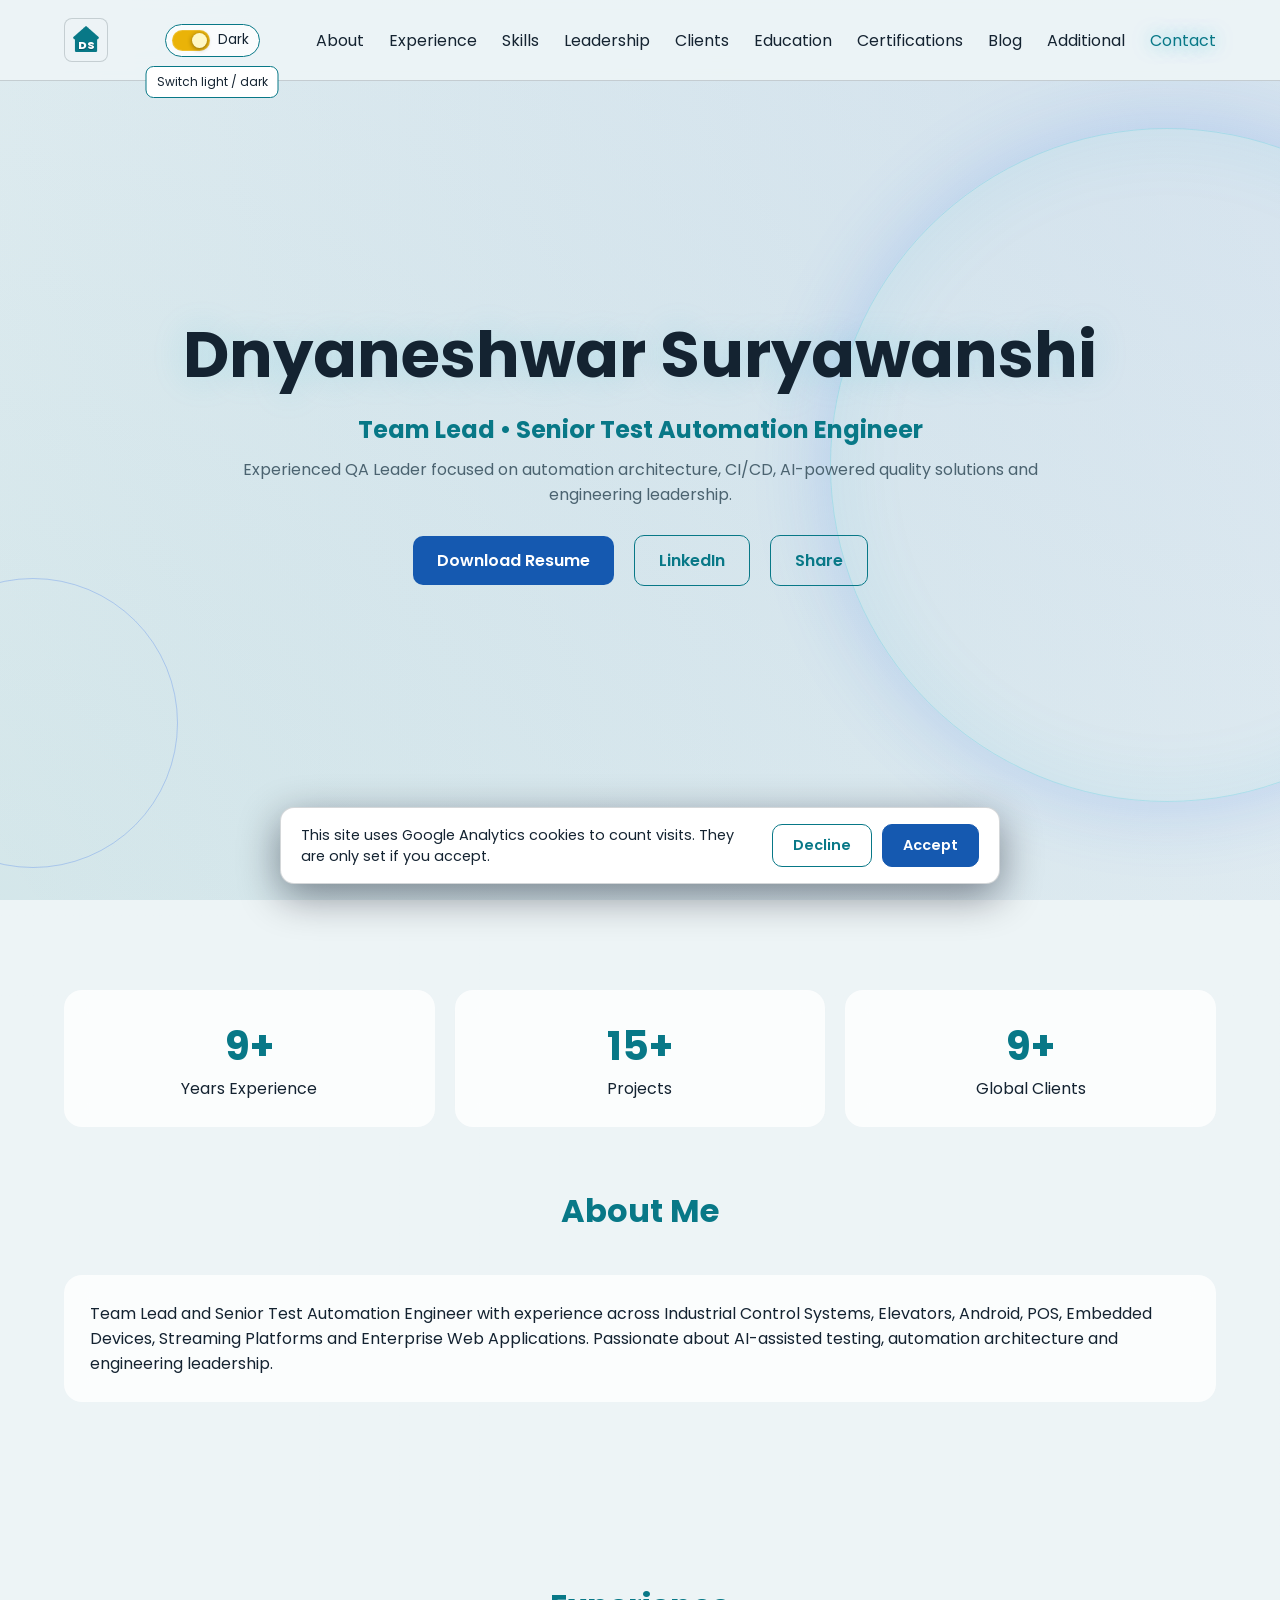
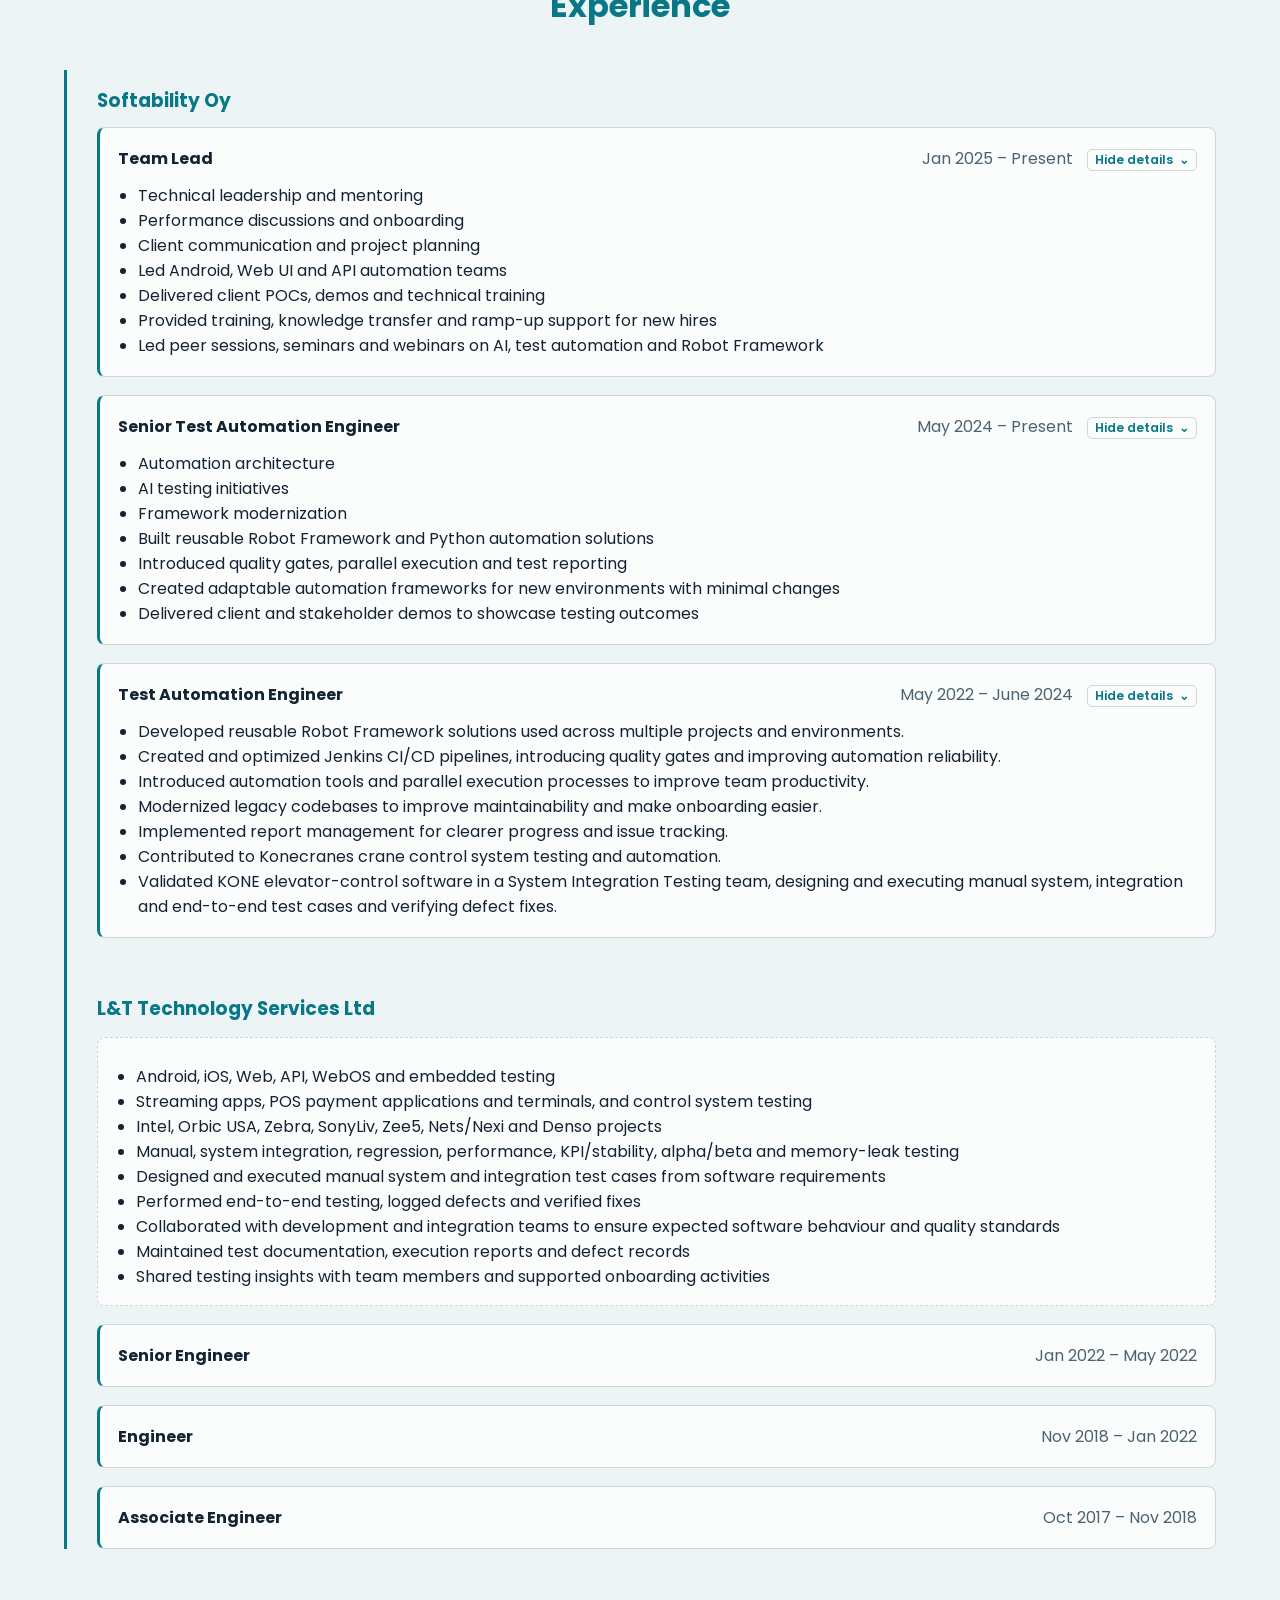
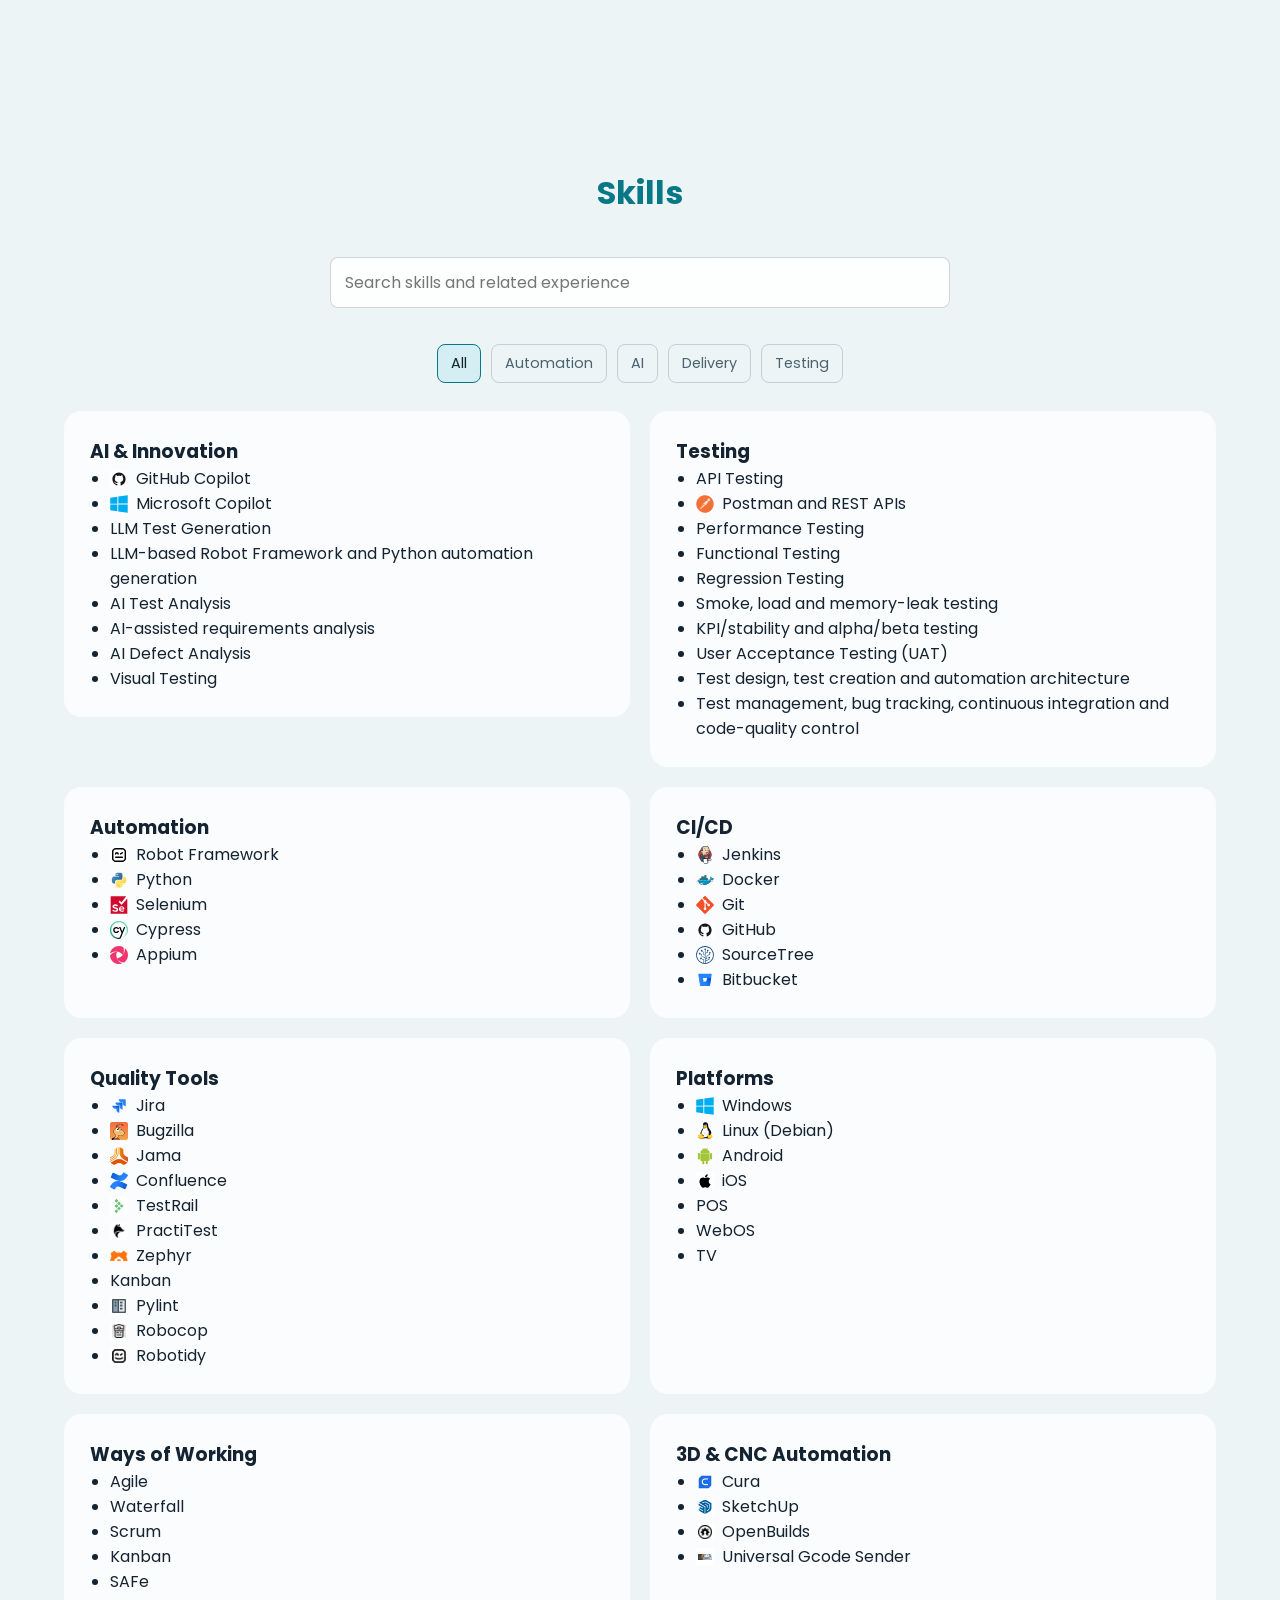
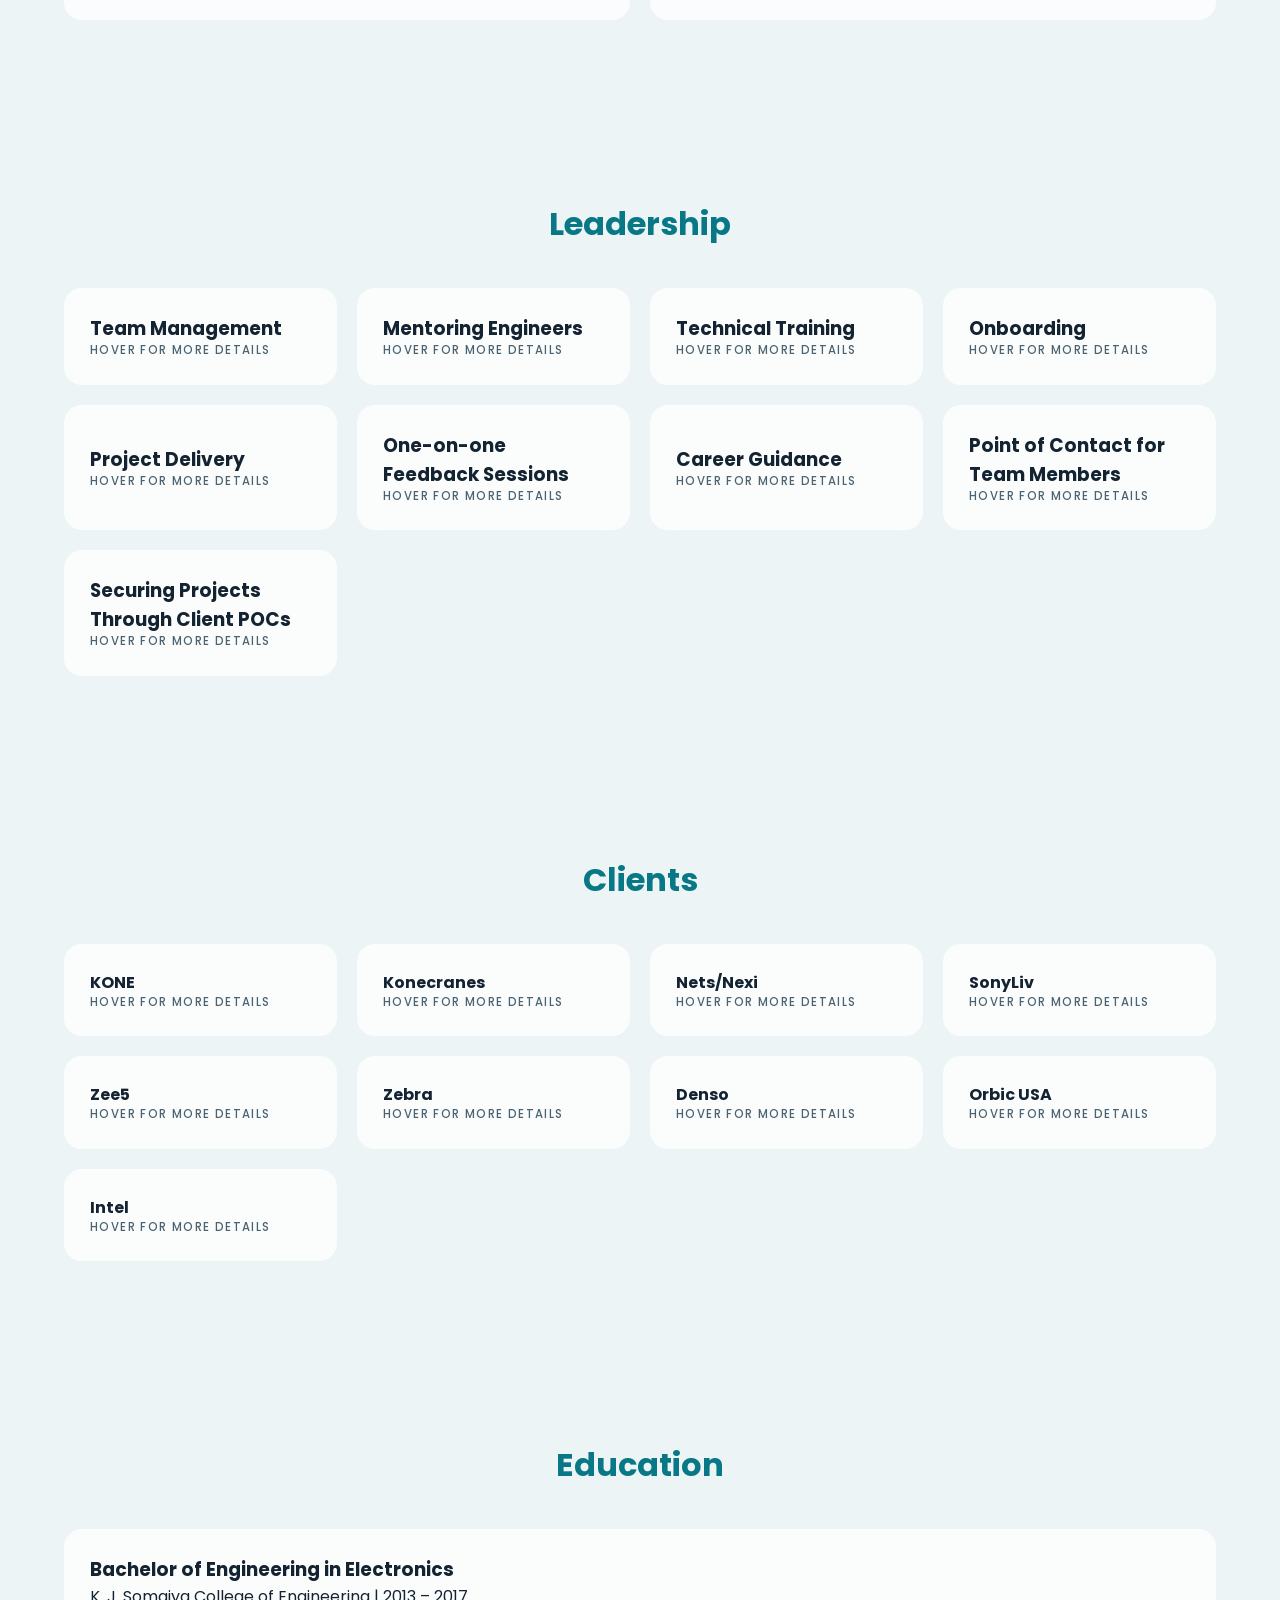
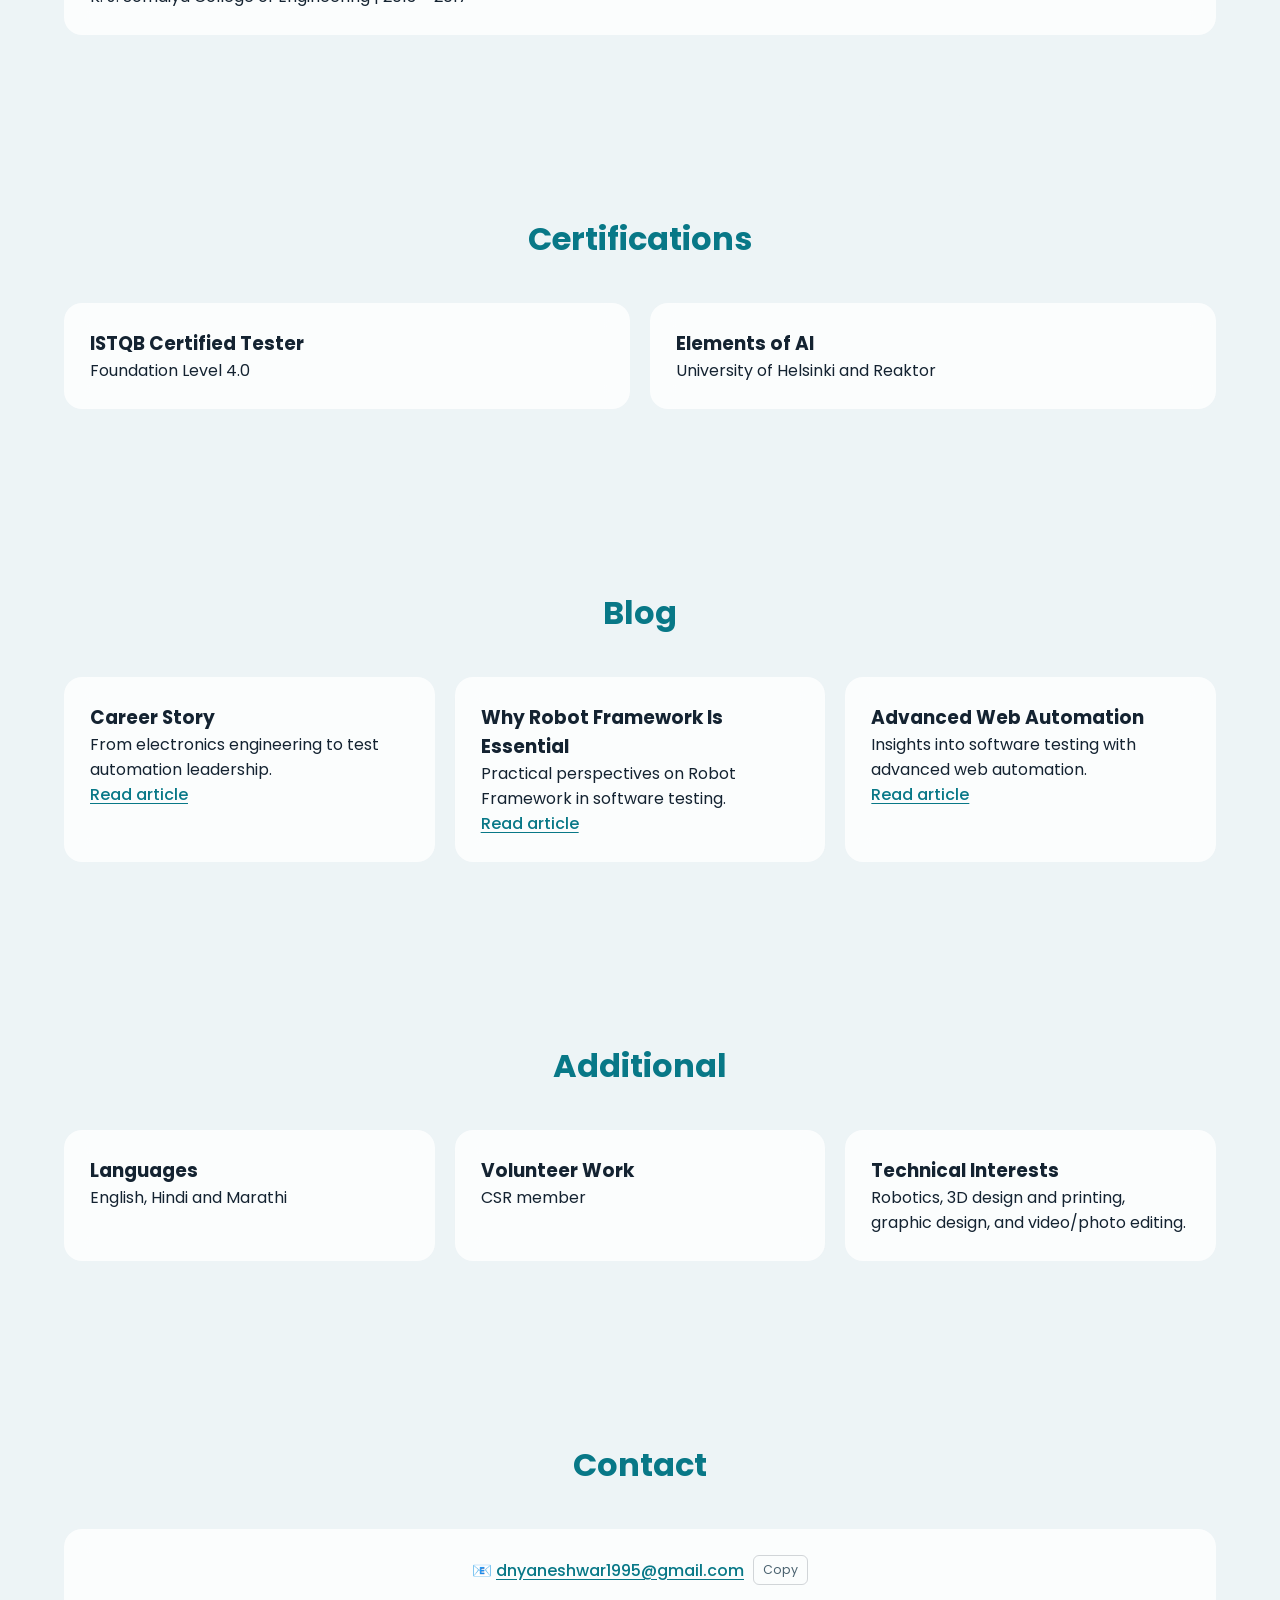
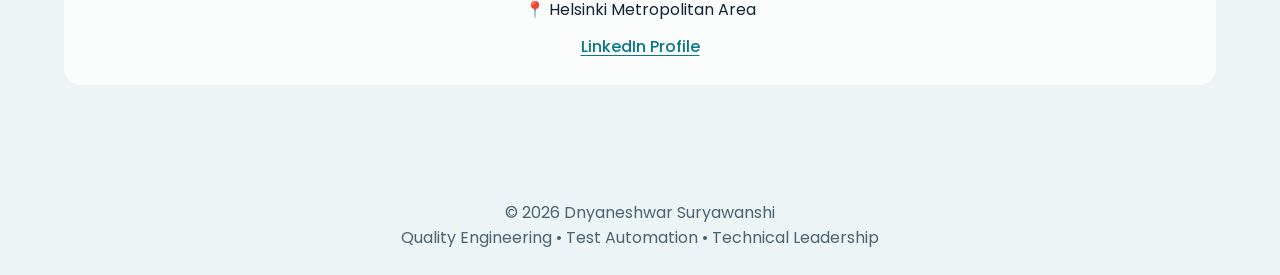
<file: index.html>
<!DOCTYPE html>
<html lang="en">
<head>
<meta charset="UTF-8">
<meta name="viewport" content="width=device-width, initial-scale=1.0">
<title>Dnyaneshwar Suryawanshi | Team Lead &amp; Senior Test Automation Engineer</title>
<meta name="description" content="Dnyaneshwar Suryawanshi is a Team Lead and Senior Test Automation Engineer in Helsinki, specialising in Robot Framework, Python, CI/CD and AI-assisted quality engineering.">
<link rel="canonical" href="https://dnyanesh-s.github.io/">
<meta name="theme-color" content="#020617">

<meta property="og:type" content="profile">
<meta property="og:site_name" content="Dnyaneshwar Suryawanshi">
<meta property="og:title" content="Dnyaneshwar Suryawanshi | Team Lead &amp; Senior Test Automation Engineer">
<meta property="og:description" content="QA leader focused on automation architecture, CI/CD, AI-powered quality solutions and engineering leadership.">
<meta property="og:url" content="https://dnyanesh-s.github.io/">
<meta property="og:image" content="https://dnyanesh-s.github.io/assets/images/social-card.jpg">
<meta property="og:image:width" content="1200">
<meta property="og:image:height" content="630">
<meta property="og:image:alt" content="Dnyaneshwar Suryawanshi, Team Lead and Senior Test Automation Engineer">
<meta property="profile:first_name" content="Dnyaneshwar">
<meta property="profile:last_name" content="Suryawanshi">
<meta name="twitter:card" content="summary_large_image">
<meta name="twitter:title" content="Dnyaneshwar Suryawanshi | Team Lead &amp; Senior Test Automation Engineer">
<meta name="twitter:description" content="QA leader focused on automation architecture, CI/CD, AI-powered quality solutions and engineering leadership.">
<meta name="twitter:image" content="https://dnyanesh-s.github.io/assets/images/social-card.jpg">

<script>document.documentElement.classList.add('js');</script>

<link rel="icon" href="assets/images/favicon.svg" type="image/svg+xml">
<link rel="icon" href="assets/images/favicon-32.png" type="image/png" sizes="32x32">
<link rel="apple-touch-icon" href="assets/images/apple-touch-icon.png">

<script type="application/ld+json">
{
  "@context": "https://schema.org",
  "@type": "Person",
  "name": "Dnyaneshwar Suryawanshi",
  "url": "https://dnyanesh-s.github.io/",
  "jobTitle": "Team Lead and Senior Test Automation Engineer",
  "worksFor": {
    "@type": "Organization",
    "name": "Softability Oy"
  },
  "address": {
    "@type": "PostalAddress",
    "addressLocality": "Helsinki",
    "addressCountry": "FI"
  },
  "alumniOf": {
    "@type": "CollegeOrUniversity",
    "name": "K. J. Somaiya College of Engineering"
  },
  "knowsAbout": ["Test automation", "Robot Framework", "Python", "CI/CD", "Quality engineering", "AI-assisted testing"],
  "sameAs": ["https://www.linkedin.com/in/dnyaneshwar-suryawanshi-a5a15918a/"]
}
</script>

<link rel="preconnect" href="https://fonts.googleapis.com">
<link rel="preconnect" href="https://fonts.gstatic.com" crossorigin>
<link href="https://fonts.googleapis.com/css2?family=Poppins:wght@300;400;500;600;700;800&amp;display=swap" rel="stylesheet">

<link rel="stylesheet" href="assets/css/styles.css">
</head>
<body>

<div class="scroll-progress" aria-hidden="true"></div>

<header>
<div class="container">
<nav>
<a class="logo" href="#top" aria-label="Home" title="Home"><span class="home-image" aria-hidden="true"></span><span class="home-monogram" aria-hidden="true">DS</span></a>

<button class="theme-toggle" type="button" aria-pressed="false" aria-label="Switch to light theme" data-theme="dark">
  <span class="theme-track" aria-hidden="true"><span class="theme-thumb"></span></span>
  <span class="theme-label">Light</span>
</button>
<button class="menu-toggle" type="button" aria-label="Toggle navigation" aria-controls="nav-menu" aria-expanded="false">☰</button>

<ul class="nav-links" id="nav-menu">
  <li><a href="#about">About</a></li>
  <li><a href="#experience">Experience</a></li>
  <li><a href="#skills">Skills</a></li>
  <li><a href="#leadership">Leadership</a></li>
  <li><a href="#clients">Clients</a></li>
  <li><a href="#education">Education</a></li>
  <li><a href="#certifications">Certifications</a></li>
  <li><a href="#blog">Blog</a></li>
  <li><a href="#additional">Additional</a></li>
  <li><a href="#contact">Contact</a></li>
</ul>

</nav>
</div>
</header>

<section class="hero" id="top">
<div class="container">

<h1>Dnyaneshwar Suryawanshi</h1>

<h2>Team Lead • Senior Test Automation Engineer</h2>

<p>
Experienced QA Leader focused on automation architecture, CI/CD,
AI-powered quality solutions and engineering leadership.
</p>

<div class="buttons">

<a href="Resume_Dnyaneshwar_Suryawanshi.pdf" class="btn primary" download>
  <span class="download-label">Download Resume</span>
</a>

<a
  href="https://www.linkedin.com/in/dnyaneshwar-suryawanshi-a5a15918a/"
  target="_blank"
  class="btn secondary">
  LinkedIn
</a>

<div class="share" hidden>
<button class="btn secondary share-toggle" type="button" aria-expanded="false" aria-controls="share-menu">Share</button>
<div class="share-menu" id="share-menu" hidden>
<a class="share-option" data-share="linkedin" target="_blank" rel="noopener noreferrer">LinkedIn</a>
<a class="share-option" data-share="whatsapp" target="_blank" rel="noopener noreferrer">WhatsApp</a>
<a class="share-option" data-share="email">Email</a>
<button class="share-option share-copy" type="button">Copy link</button>
</div>
</div>

</div>

</div>
</section>

<section class="stats-section">
<div class="container">

<div class="grid stats">

<div class="card">
<h3 class="stat-number" data-experience-start="2017-10-01" data-suffix="+">9+</h3>
<p>Years Experience</p>
</div>

<div class="card">
<h3 class="stat-number" data-count="15" data-suffix="+">15+</h3>
<p>Projects</p>
</div>

<div class="card">
<h3 class="stat-number" data-count="9" data-suffix="+">9+</h3>
<p>Global Clients</p>
</div>

</div>

</div>
</section>

<section id="about">
<div class="container">

<h2 class="title">About Me</h2>

<div class="card">
<p>
Team Lead and Senior Test Automation Engineer with experience across
Industrial Control Systems, Elevators, Android, POS, Embedded Devices,
Streaming Platforms and Enterprise Web Applications.
Passionate about AI-assisted testing, automation architecture and
engineering leadership.
</p>
</div>

</div>
</section>

<section id="experience">
<div class="container">

<h2 class="title">Experience</h2>

<div class="timeline">

<div class="timeline-item">
<h3>Softability Oy</h3>
<div class="role">
<button class="role-header" type="button" aria-expanded="true"><strong>Team Lead</strong><span class="role-date">Jan 2025 – Present <span class="role-disclosure"><span class="role-disclosure-label">Hide details</span><span class="role-toggle-icon" aria-hidden="true">⌄</span></span></span></button>
<div class="role-details"><ul>
<li>Technical leadership and mentoring</li>
<li>Performance discussions and onboarding</li>
<li>Client communication and project planning</li>
<li>Led Android, Web UI and API automation teams</li>
<li>Delivered client POCs, demos and technical training</li>
<li>Provided training, knowledge transfer and ramp-up support for new hires</li>
<li>Led peer sessions, seminars and webinars on AI, test automation and Robot Framework</li>
</ul></div>
</div>

<div class="role">
<button class="role-header" type="button" aria-expanded="true"><strong>Senior Test Automation Engineer</strong><span class="role-date">May 2024 – Present <span class="role-disclosure"><span class="role-disclosure-label">Hide details</span><span class="role-toggle-icon" aria-hidden="true">⌄</span></span></span></button>
<div class="role-details"><ul>
<li>Automation architecture</li>
<li>AI testing initiatives</li>
<li>Framework modernization</li>
<li>Built reusable Robot Framework and Python automation solutions</li>
<li>Introduced quality gates, parallel execution and test reporting</li>
<li>Created adaptable automation frameworks for new environments with minimal changes</li>
<li>Delivered client and stakeholder demos to showcase testing outcomes</li>
</ul></div>
</div>

<div class="role">
<button class="role-header" type="button" aria-expanded="true"><strong>Test Automation Engineer</strong><span class="role-date">May 2022 – June 2024 <span class="role-disclosure"><span class="role-disclosure-label">Hide details</span><span class="role-toggle-icon" aria-hidden="true">⌄</span></span></span></button>
<div class="role-details"><ul>
<li>Developed reusable Robot Framework solutions used across multiple projects and environments.</li>
<li>Created and optimized Jenkins CI/CD pipelines, introducing quality gates and improving automation reliability.</li>
<li>Introduced automation tools and parallel execution processes to improve team productivity.</li>
<li>Modernized legacy codebases to improve maintainability and make onboarding easier.</li>
<li>Implemented report management for clearer progress and issue tracking.</li>
<li>Contributed to Konecranes crane control system testing and automation.</li>
<li>Validated KONE elevator-control software in a System Integration Testing team, designing and executing manual system, integration and end-to-end test cases and verifying defect fixes.</li>
</ul></div>
</div>
</div>

<div class="timeline-item">
<h3>L&amp;T Technology Services Ltd</h3>
<div class="company-summary">
<ul>
<li>Android, iOS, Web, API, WebOS and embedded testing</li>
<li>Streaming apps, POS payment applications and terminals, and control system testing</li>
<li>Intel, Orbic USA, Zebra, SonyLiv, Zee5, Nets/Nexi and Denso projects</li>
<li>Manual, system integration, regression, performance, KPI/stability, alpha/beta and memory-leak testing</li>
<li>Designed and executed manual system and integration test cases from software requirements</li>
<li>Performed end-to-end testing, logged defects and verified fixes</li>
<li>Collaborated with development and integration teams to ensure expected software behaviour and quality standards</li>
<li>Maintained test documentation, execution reports and defect records</li>
<li>Shared testing insights with team members and supported onboarding activities</li>
</ul>
</div>

<div class="role">
<p class="role-static"><strong>Senior Engineer</strong><span class="role-date">Jan 2022 – May 2022</span></p>
</div>

<div class="role">
<p class="role-static"><strong>Engineer</strong><span class="role-date">Nov 2018 – Jan 2022</span></p>
</div>

<div class="role">
<p class="role-static"><strong>Associate Engineer</strong><span class="role-date">Oct 2017 – Nov 2018</span></p>
</div>
</div>

</div>

</div>
</section>

<section id="skills">
<div class="container">

<h2 class="title">Skills</h2>

<div class="skill-search">
<input id="skill-search" type="search" placeholder="Search skills and related experience" aria-describedby="skill-search-status">
<p class="skill-search-status" id="skill-search-status" aria-live="polite"></p>
</div>

<div class="skill-filters" role="group" aria-label="Filter skills">
<button class="skill-filter" type="button" data-filter="all" aria-pressed="true">All</button>
<button class="skill-filter" type="button" data-filter="automation" aria-pressed="false">Automation</button>
<button class="skill-filter" type="button" data-filter="ai" aria-pressed="false">AI</button>
<button class="skill-filter" type="button" data-filter="delivery" aria-pressed="false">Delivery</button>
<button class="skill-filter" type="button" data-filter="testing" aria-pressed="false">Testing</button>
</div>

<p class="mobile-skill-hint">Tap to view more details.</p>

<div class="skills-grid">

<div class="skill-card" data-category="automation">
<h3>Automation</h3>
<ul>
<li><img class="tool-logo robot-framework-logo" src="assets/images/robot-framework.svg" alt="">Robot Framework</li>
<li><img class="tool-logo" src="assets/images/python.svg" alt="">Python</li>
<li><img class="tool-logo" src="assets/images/selenium.svg" alt="">Selenium</li>
<li><img class="tool-logo" src="assets/images/cypress.svg" alt="">Cypress</li>
<li><img class="tool-logo" src="assets/images/appium.svg" alt="">Appium</li>
</ul>
</div>

<div class="skill-card" data-category="ai" data-layout="ai">
<h3>AI &amp; Innovation</h3>
<ul>
<li><img class="tool-logo github-copilot-logo" src="assets/images/github.svg" alt="">GitHub Copilot</li>
<li><img class="tool-logo" src="assets/images/windows.svg" alt="">Microsoft Copilot</li>
<li>LLM Test Generation</li>
<li>LLM-based Robot Framework and Python automation generation</li>
<li>AI Test Analysis</li>
<li>AI-assisted requirements analysis</li>
<li>AI Defect Analysis</li>
<li>Visual Testing</li>
</ul>
</div>

<div class="skill-card" data-category="delivery">
<h3>CI/CD</h3>
<ul>
<li><img class="tool-logo" src="assets/images/jenkins.svg" alt="">Jenkins</li>
<li><img class="tool-logo" src="assets/images/docker.svg" alt="">Docker</li>
<li><img class="tool-logo" src="assets/images/git.svg" alt="">Git</li>
<li><img class="tool-logo github-copilot-logo" src="assets/images/github.svg" alt="">GitHub</li>
<li><img class="tool-logo" src="assets/images/sourcetree.svg" alt="">SourceTree</li>
<li><img class="tool-logo" src="assets/images/bitbucket.svg" alt="">Bitbucket</li>
</ul>
</div>

<div class="skill-card" data-category="testing" data-layout="testing">
<h3>Testing</h3>
<ul>
<li>API Testing</li>
<li><img class="tool-logo" src="assets/images/postman.svg" alt="">Postman and REST APIs</li>
<li>Performance Testing</li>
<li>Functional Testing</li>
<li>Regression Testing</li>
<li>Smoke, load and memory-leak testing</li>
<li>KPI/stability and alpha/beta testing</li>
<li>User Acceptance Testing (UAT)</li>
<li>Test design, test creation and automation architecture</li>
<li>Test management, bug tracking, continuous integration and code-quality control</li>
</ul>
</div>

<div class="skill-card" data-category="delivery">
<h3>Quality Tools</h3>
<ul>
<li><img class="tool-logo" src="assets/images/jira.svg" alt="">Jira</li>
<li><img class="tool-logo" src="assets/images/bugzilla.png" alt="">Bugzilla</li>
<li><img class="tool-logo" src="assets/images/jama.png" alt="">Jama</li>
<li><img class="tool-logo" src="assets/images/confluence.svg" alt="">Confluence</li>
<li><img class="tool-logo dark-tool-logo" src="assets/images/testrail.svg" alt="">TestRail</li>
<li><img class="tool-logo dark-tool-logo" src="assets/images/practitest.png" alt="">PractiTest</li>
<li><img class="tool-logo" src="assets/images/zephyr.png" alt="">Zephyr</li>
<li>Kanban</li>
<li><img class="tool-logo dark-tool-logo" src="assets/images/pylint.png" alt="">Pylint</li>
<li><img class="tool-logo dark-tool-logo" src="assets/images/robocop.png" alt="">Robocop</li>
<li><img class="tool-logo dark-tool-logo" src="assets/images/robotidy.png" alt="">Robotidy</li>
</ul>
</div>

<div class="skill-card" data-category="delivery">
<h3>Platforms</h3>
<ul>
<li><img class="tool-logo" src="assets/images/windows.svg" alt="">Windows</li>
<li><img class="tool-logo" src="assets/images/linux.png" alt="">Linux (Debian)</li>
<li><img class="tool-logo" src="assets/images/android.svg" alt="">Android</li>
<li><img class="tool-logo github-copilot-logo" src="assets/images/apple.svg" alt="">iOS</li>
<li>POS</li>
<li>WebOS</li>
<li>TV</li>
</ul>
</div>

<div class="skill-card" data-category="delivery">
<h3>Ways of Working</h3>
<ul>
<li>Agile</li>
<li>Waterfall</li>
<li>Scrum</li>
<li>Kanban</li>
<li>SAFe</li>
</ul>
</div>

<div class="skill-card" data-category="automation">
<h3>3D &amp; CNC Automation</h3>
<ul>
<li><img class="tool-logo" src="assets/images/cura.png" alt="">Cura</li>
<li><img class="tool-logo dark-tool-logo" src="assets/images/sketchup.svg" alt="">SketchUp</li>
<li><img class="tool-logo dark-tool-logo" src="assets/images/openbuilds.png" alt="">OpenBuilds</li>
<li><img class="tool-logo dark-tool-logo" src="assets/images/universal-gcode-sender.png" alt="">Universal Gcode Sender</li>
</ul>
</div>

</div>

</div>
</section>

<section id="leadership">
<div class="container">

<h2 class="title">Leadership</h2>

<div class="grid">

<div class="card leadership-card" tabindex="0">
<h3>Team Management</h3>
<span class="card-detail-hint web-hint">hover for more details</span>
<span class="card-detail-hint mobile-hint">tap for more details</span>
<p>Lead Android, Web UI, and API automation teams by coordinating priorities, supporting delivery, and keeping technical work aligned with client and project needs.</p>
</div>

<div class="card leadership-card" tabindex="0">
<h3>Mentoring Engineers</h3>
<span class="card-detail-hint web-hint">hover for more details</span>
<span class="card-detail-hint mobile-hint">tap for more details</span>
<p>Provide technical guidance, knowledge transfer, and peer support to help engineers build maintainable Robot Framework and Python automation solutions.</p>
</div>

<div class="card leadership-card" tabindex="0">
<h3>Technical Training</h3>
<span class="card-detail-hint web-hint">hover for more details</span>
<span class="card-detail-hint mobile-hint">tap for more details</span>
<p>Deliver training, seminars, webinars, and technical sessions covering AI, test automation, Robot Framework, and practical quality engineering workflows.</p>
</div>

<div class="card leadership-card" tabindex="0">
<h3>Onboarding</h3>
<span class="card-detail-hint web-hint">hover for more details</span>
<span class="card-detail-hint mobile-hint">tap for more details</span>
<p>Help new team members ramp up through structured training, project context, knowledge sharing, and guidance on existing automation frameworks and codebases.</p>
</div>

<div class="card leadership-card" tabindex="0">
<h3>Project Delivery</h3>
<span class="card-detail-hint web-hint">hover for more details</span>
<span class="card-detail-hint mobile-hint">tap for more details</span>
<p>Support project planning and execution through automation architecture, CI/CD improvements, quality gates, parallel execution, reporting, and stakeholder communication.</p>
</div>

<div class="card leadership-card" tabindex="0">
<h3>One-on-one Feedback Sessions</h3>
<span class="card-detail-hint web-hint">hover for more details</span>
<span class="card-detail-hint mobile-hint">tap for more details</span>
<p>Hold performance discussions and regular feedback conversations that clarify expectations, recognize progress, and identify practical areas for development.</p>
</div>

<div class="card leadership-card" tabindex="0">
<h3>Career Guidance</h3>
<span class="card-detail-hint web-hint">hover for more details</span>
<span class="card-detail-hint mobile-hint">tap for more details</span>
<p>Help engineers grow by discussing technical direction, learning priorities, automation practices, and the experience needed to take on broader responsibilities.</p>
</div>

<div class="card leadership-card" tabindex="0">
<h3>Point of Contact for Team Members</h3>
<span class="card-detail-hint web-hint">hover for more details</span>
<span class="card-detail-hint mobile-hint">tap for more details</span>
<p>Act as a dependable connection between team members, clients, and project stakeholders, helping remove blockers and keep communication clear.</p>
</div>

<div class="card leadership-card" tabindex="0">
<h3>Securing Projects Through Client POCs</h3>
<span class="card-detail-hint web-hint">hover for more details</span>
<span class="card-detail-hint mobile-hint">tap for more details</span>
<p>Lead client proofs of concept and demonstrations that show practical automation capabilities, testing outcomes, and solutions adaptable to new environments.</p>
</div>

</div>

</div>
</section>

<section id="clients">
<div class="container">

<h2 class="title">Clients</h2>

<div class="grid">

<div class="card client-card" tabindex="0"><strong>KONE</strong><span class="card-detail-hint web-hint">hover for more details</span><span class="card-detail-hint mobile-hint">tap for more details</span><span class="client-domain">Elevator control systems</span></div>
<div class="card client-card" tabindex="0"><strong>Konecranes</strong><span class="card-detail-hint web-hint">hover for more details</span><span class="card-detail-hint mobile-hint">tap for more details</span><span class="client-domain">Crane control systems</span></div>
<div class="card client-card" tabindex="0"><strong>Nets/Nexi</strong><span class="card-detail-hint web-hint">hover for more details</span><span class="card-detail-hint mobile-hint">tap for more details</span><span class="client-domain">Payment platforms</span></div>
<div class="card client-card" tabindex="0"><strong>SonyLiv</strong><span class="card-detail-hint web-hint">hover for more details</span><span class="card-detail-hint mobile-hint">tap for more details</span><span class="client-domain">Streaming applications</span></div>
<div class="card client-card" tabindex="0"><strong>Zee5</strong><span class="card-detail-hint web-hint">hover for more details</span><span class="card-detail-hint mobile-hint">tap for more details</span><span class="client-domain">Streaming applications</span></div>
<div class="card client-card" tabindex="0"><strong>Zebra</strong><span class="card-detail-hint web-hint">hover for more details</span><span class="card-detail-hint mobile-hint">tap for more details</span><span class="client-domain">Android and embedded devices; end-to-end supply-chain and user-management applications</span></div>
<div class="card client-card" tabindex="0"><strong>Denso</strong><span class="card-detail-hint web-hint">hover for more details</span><span class="card-detail-hint mobile-hint">tap for more details</span><span class="client-domain">Android and embedded devices</span></div>
<div class="card client-card" tabindex="0"><strong>Orbic USA</strong><span class="card-detail-hint web-hint">hover for more details</span><span class="card-detail-hint mobile-hint">tap for more details</span><span class="client-domain">Mobile devices</span></div>
<div class="card client-card" tabindex="0"><strong>Intel</strong><span class="card-detail-hint web-hint">hover for more details</span><span class="card-detail-hint mobile-hint">tap for more details</span><span class="client-domain">Software and platform testing</span></div>

</div>

</div>
</section>

<section id="education">
<div class="container">

<h2 class="title">Education</h2>

<div class="grid">

<div class="card">
<h3>Bachelor of Engineering in Electronics</h3>
<p>K. J. Somaiya College of Engineering | 2013 – 2017</p>
</div>

</div>

</div>
</section>

<section id="certifications">
<div class="container">

<h2 class="title">Certifications</h2>

<div class="grid">

<div class="card">
<h3>ISTQB Certified Tester</h3>
<p>Foundation Level 4.0</p>
</div>

<div class="card">
<h3>Elements of AI</h3>
<p>University of Helsinki and Reaktor</p>
</div>

</div>

</div>
</section>

<section id="blog">
<div class="container">

<h2 class="title">Blog</h2>

<div class="grid">

<div class="card">
<h3>Career Story</h3>
<p>From electronics engineering to test automation leadership.</p>
<a href="https://softability.fi/insights/dnyaneshwar-suryawanshis-career-story/" target="_blank" rel="noopener noreferrer">Read article</a>
</div>

<div class="card">
<h3>Why Robot Framework Is Essential</h3>
<p>Practical perspectives on Robot Framework in software testing.</p>
<a href="https://softability.fi/insights/why-robot-framework-is-your-essential-tool/" target="_blank" rel="noopener noreferrer">Read article</a>
</div>

<div class="card">
<h3>Advanced Web Automation</h3>
<p>Insights into software testing with advanced web automation.</p>
<a href="https://softability.fi/insights/software-testing-with-advanced-web-automation/" target="_blank" rel="noopener noreferrer">Read article</a>
</div>

</div>

</div>
</section>

<section id="additional">
<div class="container">

<h2 class="title">Additional</h2>

<div class="grid">

<div class="card">
<h3>Languages</h3>
<p>English, Hindi and Marathi</p>
</div>

<div class="card">
<h3>Volunteer Work</h3>
<p>CSR member</p>
</div>

<div class="card">
<h3>Technical Interests</h3>
<p>Robotics, 3D design and printing, graphic design, and video/photo editing.</p>
</div>

</div>

</div>
</section>

<section id="contact">
<div class="container">

<h2 class="title">Contact</h2>

<div class="card contact-card">

<div class="contact-actions">
<div class="contact-line">
<p>📧 <a href="mailto:dnyaneshwar1995@gmail.com">dnyaneshwar1995@gmail.com</a></p>
<button class="copy-action" type="button" data-copy="dnyaneshwar1995@gmail.com" data-copy-label="email address">Copy</button>
</div>

<div class="contact-line">
<p>📍 Helsinki Metropolitan Area</p>
</div>

<div class="contact-line">
  <a
     href="https://www.linkedin.com/in/dnyaneshwar-suryawanshi-a5a15918a/"
     target="_blank">
     LinkedIn Profile
  </a>
</div>
</div>

</div>

</div>
</section>

<footer>
&copy; <span id="copyright-year">2026</span> Dnyaneshwar Suryawanshi
<br>
Quality Engineering • Test Automation • Technical Leadership
<br>
<button class="cookie-settings" type="button" hidden>Cookie settings</button>
</footer>

<aside class="consent-banner" aria-label="Cookie consent" hidden>
<p>This site uses Google Analytics cookies to count visits. They are only set if you accept.</p>
<div class="consent-actions">
<button class="btn secondary consent-decline" type="button">Decline</button>
<button class="btn primary consent-accept" type="button">Accept</button>
</div>
</aside>

<script src="assets/js/main.js"></script>

</body>
</html>
</file>
<file: assets/css/styles.css>
:root{
  --bg:#020617;
  --card:#0f172a;
  --primary:#2563eb;
  --accent:#06b6d4;
  --text:#f8fafc;
  --muted:#94a3b8;
  --line:rgba(148,163,184,.16);
}

body.light-theme{
  --bg:#edf4f6;
  --card:#ffffff;
  --primary:#1559b0;
  --accent:#087887;
  --text:#142331;
  --muted:#4b6370;
  --line:rgba(20,35,49,.18);
  background:
    linear-gradient(rgba(237,244,246,.94),rgba(237,244,246,.98)),
    repeating-linear-gradient(90deg,transparent 0,transparent 79px,rgba(8,120,135,.08) 80px),
    repeating-linear-gradient(0deg,transparent 0,transparent 79px,rgba(21,89,176,.06) 80px),
    var(--bg);
}

*{
  margin:0;
  padding:0;
  box-sizing:border-box;
}

img,
svg,
video{
  max-width:100%;
  height:auto;
}

h1,
h2,
h3,
p,
li,
a{
  overflow-wrap:anywhere;
}

html{
  scroll-behavior:smooth;
  overflow-x:hidden;
}

body{
  font-family:'Poppins',sans-serif;
  background:
    linear-gradient(rgba(2,6,23,.94),rgba(2,6,23,.98)),
    repeating-linear-gradient(90deg,transparent 0,transparent 79px,rgba(6,182,212,.06) 80px),
    repeating-linear-gradient(0deg,transparent 0,transparent 79px,rgba(37,99,235,.06) 80px),
    var(--bg);
  color:var(--text);
  overflow-x:hidden;
}

.scroll-progress{
  position:fixed;
  top:0;
  left:0;
  z-index:1100;
  width:100%;
  height:3px;
  transform:scaleX(0);
  transform-origin:left;
  background:var(--accent);
  box-shadow:0 0 14px rgba(6,182,212,.8);
}

.container{
  width:min(90%,1200px);
  max-width:1200px;
  margin:auto;
}

header{
  position:fixed;
  width:100%;
  top:0;
  z-index:1000;
  background:rgba(2,6,23,.95);
  backdrop-filter:blur(10px);
  border-bottom:1px solid var(--line);
}

body.light-theme header{
  background:rgba(237,244,246,.95);
}

nav{
  display:flex;
  justify-content:space-between;
  align-items:center;
  padding:18px 0;
}

.logo{
  display:inline-flex;
  align-items:center;
  justify-content:center;
  position:relative;
  width:44px;
  height:44px;
  padding:4px;
  border:1px solid var(--line);
  border-radius:8px;
  background:rgba(255,255,255,.04);
  text-decoration:none;
  transition:filter .2s ease,transform .2s ease;
}

nav .logo{
  color:inherit;
}

.logo:hover{
  filter:drop-shadow(0 0 8px rgba(6,182,212,.35));
  transform:translateY(-1px);
}

.logo:hover{
  border-color:var(--accent);
  background:rgba(6,182,212,.08);
}

.home-image{
  display:block;
  width:30px;
  height:30px;
  background:var(--accent);
  mask:url("../images/home.png") center/contain no-repeat;
  -webkit-mask:url("../images/home.png") center/contain no-repeat;
}

.home-monogram{
  position:absolute;
  right:0;
  bottom:10px;
  left:0;
  z-index:1;
  color:#ffffff;
  font-size:.7rem;
  font-weight:800;
  letter-spacing:0;
  line-height:1;
  text-align:center;
  text-shadow:0 1px 1px rgba(2,6,23,.35);
  pointer-events:none;
}

.logo:focus-visible{
  outline:2px solid var(--accent);
  outline-offset:3px;
}

.menu-toggle{
  display:none;
  border:1px solid var(--line);
  background:transparent;
  color:var(--text);
  border-radius:8px;
  padding:8px 11px;
  cursor:pointer;
  font-size:1.1rem;
}

.theme-toggle{
  position:relative;
  display:inline-flex;
  align-items:center;
  gap:8px;
  border:1px solid var(--line);
  border-radius:999px;
  background:rgba(15,23,42,.45);
  color:var(--text);
  padding:5px 10px 5px 6px;
  font:inherit;
  font-size:.85rem;
  cursor:pointer;
  transition:border-color .2s ease,background .2s ease,color .2s ease,transform .2s ease;
}

.theme-toggle:hover{
  border-color:var(--accent);
  color:var(--accent);
  transform:translateY(-1px);
}

.theme-toggle:focus-visible{
  outline:2px solid var(--accent);
  outline-offset:3px;
}

.theme-track{
  position:relative;
  width:38px;
  height:21px;
  border-radius:999px;
  background:var(--primary);
  box-shadow:inset 0 0 0 1px rgba(255,255,255,.16);
}

.theme-thumb{
  position:absolute;
  top:3px;
  left:3px;
  width:15px;
  height:15px;
  border-radius:50%;
  background:#f8fafc;
  box-shadow:0 1px 5px rgba(2,6,23,.45);
  transition:transform .25s ease,background .25s ease;
}

.theme-toggle[data-theme="light"] .theme-track{
  background:#eab308;
}

.theme-toggle[data-theme="light"] .theme-thumb{
  transform:translateX(17px);
  background:#fff8c5;
}

body.light-theme .theme-toggle{
  background:rgba(255,255,255,.72);
}

nav ul{
  display:flex;
  list-style:none;
  gap:25px;
}

nav a{
  color:var(--text);
  text-decoration:none;
}

nav a:hover{
  color:var(--accent);
}

nav a.active{
  color:var(--accent);
  text-shadow:0 0 18px rgba(6,182,212,.65);
}

.hero{
  position:relative;
  isolation:isolate;
  min-height:100vh;
  display:flex;
  align-items:center;
  text-align:center;
  background:
  radial-gradient(circle at top right,#1e40af33,transparent),
  radial-gradient(circle at bottom left,#0891b233,transparent);
}

body.light-theme .hero{
  background:
    radial-gradient(circle at top right,#1559b01c,transparent),
    radial-gradient(circle at bottom left,#0878871c,transparent);
}

.hero::before,
.hero::after{
  content:"";
  position:absolute;
  z-index:-1;
  border:1px solid rgba(6,182,212,.22);
  border-radius:50%;
  pointer-events:none;
}

.hero::before{
  width:42rem;
  height:42rem;
  right:-14rem;
  top:8rem;
  box-shadow:0 0 80px rgba(37,99,235,.2),inset 0 0 80px rgba(6,182,212,.08);
  animation:drift 12s ease-in-out infinite;
}

.hero::after{
  width:18rem;
  height:18rem;
  left:-7rem;
  bottom:2rem;
  border-color:rgba(37,99,235,.25);
  animation:drift 9s ease-in-out infinite reverse;
}

.hero .container{
  animation:hero-enter .9s ease both;
}

.hero h1{
  font-size:4rem;
  text-shadow:0 0 35px rgba(6,182,212,.18);
}

.hero h2{
  margin:10px 0;
  color:var(--accent);
}

.hero p{
  max-width:800px;
  margin:auto;
  color:var(--muted);
}

.buttons{
  margin-top:20px;
}

.btn{
  display:inline-block;
  padding:12px 24px;
  border-radius:10px;
  text-decoration:none;
  margin:8px;
  font-weight:600;
  transition:transform .2s ease,box-shadow .2s ease,background .2s ease;
}

.btn:hover{
  transform:translateY(-3px);
  box-shadow:0 12px 28px rgba(2,6,23,.35);
}

.primary{
  background:var(--primary);
  color:white;
}

.secondary{
  border:1px solid var(--accent);
  color:var(--accent);
}

section{
  padding:90px 0;
}

.title{
  text-align:center;
  color:var(--accent);
  margin-bottom:40px;
  font-size:2rem;
}

.grid{
  display:grid;
  grid-template-columns:repeat(auto-fit,minmax(250px,1fr));
  gap:20px;
}

.card{
  background:rgba(255,255,255,.04);
  border:1px solid rgba(255,255,255,.08);
  backdrop-filter:blur(12px);
  padding:25px;
  border-radius:18px;
  transition:transform .25s ease,border-color .25s ease,background .25s ease;
}

body.light-theme .card,
body.light-theme .skill-card,
body.light-theme .role,
body.light-theme .company-summary{
  background:rgba(255,255,255,.78);
}

.card:hover,
.skill-card:hover{
  transform:translateY(-6px);
  border-color:rgba(6,182,212,.42);
  background:rgba(6,182,212,.08);
}

.stats .card{
  text-align:center;
}

.stats{
  grid-template-columns:repeat(3,minmax(0,1fr));
}

.stats-section{
  padding-bottom:30px;
}

#about{
  padding-top:30px;
}

.stats h3{
  color:var(--accent);
  font-size:2.5rem;
}

.stat-number{
  font-variant-numeric:tabular-nums;
}

.timeline{
  border-left:3px solid var(--accent);
  padding-left:30px;
}

.timeline-item{
  margin-bottom:40px;
  padding-top:16px;
}

.timeline-item h3{
  color:var(--accent);
}

.role{
  margin-top:18px;
  padding:18px;
  border:1px solid var(--line);
  border-left:3px solid var(--accent);
  border-radius:8px;
  background:rgba(255,255,255,.025);
}

.role:first-of-type{
  margin-top:12px;
}

.role-header{
  display:flex;
  align-items:baseline;
  justify-content:space-between;
  width:100%;
  gap:16px;
  margin:0;
  border:0;
  background:transparent;
  color:inherit;
  font:inherit;
  text-align:left;
  cursor:pointer;
}

.role-header strong{
  color:var(--text);
}

.role-static{
  display:flex;
  align-items:baseline;
  justify-content:space-between;
  gap:16px;
  margin:0;
}

.role-date{
  color:var(--muted);
  white-space:nowrap;
}

.role-disclosure{
  display:inline-flex;
  align-items:center;
  gap:6px;
  margin-left:10px;
  padding:4px 7px;
  border:1px solid var(--line);
  border-radius:5px;
  color:var(--accent);
  font-size:.76rem;
  font-weight:600;
  line-height:1;
  transition:border-color .2s ease,background .2s ease,color .2s ease;
}

.role-header:hover .role-disclosure,
.role-header:focus-visible .role-disclosure{
  border-color:var(--accent);
  background:rgba(6,182,212,.1);
}

.role-header:focus-visible{
  outline:2px solid var(--accent);
  outline-offset:4px;
}

.role ul{
  margin-top:12px;
  padding-left:20px;
}

.role .role-details{
  display:block;
}

.role.is-collapsed .role-details{
  display:none;
}

.role-toggle-icon{
  display:inline-block;
  color:var(--accent);
  transition:transform .2s ease;
}

.role.is-collapsed .role-toggle-icon{
  transform:rotate(-90deg);
}

.company-summary{
  margin-top:14px;
  padding:16px 18px;
  border:1px dashed var(--line);
  border-radius:8px;
  color:var(--text);
}

.company-summary strong{
  color:var(--text);
}

.company-summary ul{
  margin-top:10px;
  padding-left:20px;
}

.skills-grid{
  display:grid;
  grid-template-columns:repeat(auto-fit,minmax(min(100%,280px),1fr));
  gap:20px;
}

@media(min-width:900px){
  .skills-grid{
    grid-template-columns:repeat(2,minmax(0,1fr));
  }

  .skill-card[data-layout="ai"]{
    grid-column:1;
    grid-row:1;
  }

  .skill-card[data-layout="testing"]{
    grid-column:2;
    grid-row:1;
  }

  .skill-card[data-layout="ai"],
  .skill-card[data-layout="testing"]{
    align-self:start;
  }
}

.skill-card{
  background:var(--card);
  padding:25px;
  border-radius:18px;
  border:1px solid transparent;
  transition:transform .25s ease,border-color .25s ease,background .25s ease;
}

.skill-card ul{
  padding-left:20px;
}

.skill-card li[data-description]{
  cursor:help;
}

.skill-card li[data-description]::after{
  content:attr(data-description);
  display:none;
  margin-left:8px;
  color:var(--muted);
  font-size:.78rem;
  font-style:italic;
}

.skill-card li[data-description]:hover::after,
.skill-card li[data-description]:focus::after,
.skill-card li[data-description].is-detail-open::after{
  display:inline;
}

.skill-card li[data-description]:focus-visible{
  outline:1px solid var(--accent);
  outline-offset:2px;
}

.tool-logo{
  width:18px;
  height:18px;
  margin-right:8px;
  vertical-align:-4px;
  object-fit:contain;
}

.robot-framework-logo{
  padding:2px;
  border-radius:3px;
  background:#ffffff;
}

.github-copilot-logo{
  padding:2px;
  border-radius:3px;
  background:#ffffff;
}

.dark-tool-logo{
  padding:2px;
  border-radius:3px;
  background:#ffffff;
}

.skill-filters{
  display:flex;
  flex-wrap:wrap;
  justify-content:center;
  gap:10px;
  margin:-12px 0 28px;
}

.skill-search{
  width:min(100%,620px);
  margin:0 auto 18px;
}

.skill-search input{
  width:100%;
  padding:12px 14px;
  border:1px solid var(--line);
  border-radius:8px;
  background:rgba(15,23,42,.52);
  color:var(--text);
  font:inherit;
}

body.light-theme .skill-search input{
  background:rgba(255,255,255,.85);
}

.skill-search input:focus{
  outline:2px solid var(--accent);
  outline-offset:2px;
}

.skill-search-status{
  min-height:1.5em;
  margin-top:8px;
  color:var(--muted);
  font-size:.9rem;
}

.mobile-skill-hint{
  display:none;
}

.card-detail-hint{
  display:block;
  margin:0;
  color:var(--muted);
  font-size:.72rem;
  font-weight:500;
  letter-spacing:.12em;
  text-transform:uppercase;
  line-height:1;
  opacity:1;
  transform:none;
  transition:opacity .2s ease,transform .2s ease;
}

.web-hint,
.mobile-hint{
  display:none;
}

@media (min-width:769px){
  .web-hint{ display:block; }
}

@media (max-width:768px){
  .mobile-hint{ display:block; }
}

mark{
  padding:0 2px;
  border-radius:2px;
  background:var(--accent);
  color:#020617;
  box-shadow:0 0 0 1px rgba(248,250,252,.42),0 0 10px rgba(6,182,212,.5);
}

.skill-card li.is-search-match{
  width:fit-content;
  max-width:100%;
  margin:3px 0;
  padding:2px 6px;
  border-left:3px solid var(--accent);
  border-radius:2px;
  background:rgba(6,182,212,.16);
}

.experience-search-match{
  border-color:var(--accent);
  box-shadow:0 0 0 1px rgba(6,182,212,.3);
}

.skill-filter{
  padding:8px 13px;
  border:1px solid var(--line);
  border-radius:8px;
  background:transparent;
  color:var(--muted);
  font:inherit;
  font-size:.9rem;
  cursor:pointer;
}

.skill-filter:hover,
.skill-filter[aria-pressed="true"]{
  border-color:var(--accent);
  background:rgba(6,182,212,.1);
  color:var(--text);
}

.skill-card.is-filtered-out{
  display:none;
}

.client-card{
  display:flex;
  flex-direction:column;
  justify-content:center;
  gap:2px;
  cursor:default;
}

.client-card:hover .client-domain,
.client-card:focus .client-domain,
.client-card:focus-within .client-domain,
.client-card.is-domain-open .client-domain,
.leadership-card:hover p,
.leadership-card:focus p,
.leadership-card:focus-within p,
.leadership-card.is-description-open p{
  opacity:1;
  transform:none;
  max-height:200px;
}

.client-card:hover .card-detail-hint,
.client-card:focus .card-detail-hint,
.client-card:focus-within .card-detail-hint,
.client-card.is-domain-open .card-detail-hint,
.leadership-card:hover .card-detail-hint,
.leadership-card:focus .card-detail-hint,
.leadership-card:focus-within .card-detail-hint,
.leadership-card.is-description-open .card-detail-hint{
  margin-top:10px;
  font-size:.72rem;
  letter-spacing:.16em;
  opacity:0;
  transform:translateY(-4px);
}

.client-domain,
.leadership-card p{
  color:var(--muted);
  font-size:.85rem;
  opacity:0;
  max-height:0;
  overflow:hidden;
  transform:translateY(5px);
  transition:max-height .2s ease,opacity .2s ease,transform .2s ease;
}

.leadership-card{
  display:flex;
  flex-direction:column;
  justify-content:center;
  gap:2px;
  cursor:default;
}

.leadership-card:focus-visible{
  outline:2px solid var(--accent);
  outline-offset:3px;
}

@media (hover: hover) and (pointer: fine){
  .client-card .card-detail-hint,
  .leadership-card .card-detail-hint {
    opacity:1;
  }

  .client-card:hover .card-detail-hint,
  .client-card:focus .card-detail-hint,
  .client-card:focus-within .card-detail-hint,
  .client-card.is-domain-open .card-detail-hint,
  .leadership-card:hover .card-detail-hint,
  .leadership-card:focus .card-detail-hint,
  .leadership-card:focus-within .card-detail-hint,
  .leadership-card.is-description-open .card-detail-hint{
    opacity:0;
    transform:translateY(-4px);
  }
}

.leadership-card:focus-visible{
  outline:2px solid var(--accent);
  outline-offset:3px;
}

.contact-actions{
  display:grid;
  gap:12px;
}

.contact-card{
  text-align:center;
}

#blog .card a,
.contact-card a{
  color:var(--accent);
  font-weight:500;
  text-underline-offset:3px;
}

#blog .card a:hover,
.contact-card a:hover{
  color:var(--text);
}

#blog .card a:focus-visible,
.contact-card a:focus-visible{
  outline:2px solid var(--accent);
  outline-offset:3px;
  border-radius:4px;
}

.contact-line{
  display:flex;
  align-items:center;
  justify-content:center;
  flex-wrap:wrap;
  gap:9px;
}

.copy-action{
  padding:5px 9px;
  border:1px solid var(--line);
  border-radius:6px;
  background:transparent;
  color:var(--muted);
  font:inherit;
  font-size:.78rem;
  cursor:pointer;
}

.copy-action:hover,
.copy-action:focus-visible{
  border-color:var(--accent);
  color:var(--accent);
}

footer{
  text-align:center;
  padding:25px;
  color:var(--muted);
}

.js section:not(.hero) > .container{
  opacity:0;
  transform:translateY(24px);
  transition:opacity .7s ease,transform .7s ease;
}

.js section:not(.hero) > .container.is-visible{
  opacity:1;
  transform:none;
}

.theme-toggle.is-hinting{
  border-color:var(--accent);
  animation:theme-glow 1.4s ease-in-out 3;
}

.theme-toggle.is-hinting::after{
  content:"Switch light / dark";
  position:absolute;
  top:calc(100% + 10px);
  left:50%;
  padding:6px 10px;
  border:1px solid var(--accent);
  border-radius:8px;
  background:var(--card);
  color:var(--text);
  font-size:.75rem;
  white-space:nowrap;
  transform:translateX(-50%);
  pointer-events:none;
  animation:theme-hint-enter .3s ease;
}

@keyframes theme-glow{
  0%,100%{box-shadow:0 0 0 0 rgba(6,182,212,0)}
  50%{box-shadow:0 0 0 6px rgba(6,182,212,.35),0 0 18px rgba(6,182,212,.55)}
}

@keyframes theme-hint-enter{
  from{opacity:0;transform:translate(-50%,-4px)}
  to{opacity:1;transform:translateX(-50%)}
}

@keyframes hero-enter{
  from{opacity:0;transform:translateY(18px)}
  to{opacity:1;transform:none}
}

@keyframes drift{
  0%,100%{transform:translate3d(0,0,0) rotate(0deg)}
  50%{transform:translate3d(0,-18px,0) rotate(8deg)}
}

@keyframes skill-detail-enter{
  from{opacity:0;transform:translateY(3px)}
  to{opacity:1;transform:none}
}

@media(max-width:1100px){

    nav{
      flex-wrap:wrap;
      gap:12px;
    }

    .menu-toggle{
      display:block;
    }

    .theme-toggle{
      margin-left:auto;
    }

    .nav-links{
      display:none;
      flex-basis:100%;
      grid-template-columns:repeat(2,minmax(0,1fr));
      gap:8px;
      padding:12px 0 4px;
    }

    .nav-links.is-open{
      display:grid;
    }

    .nav-links li{
      text-align:center;
      border:1px solid var(--line);
      border-radius:8px;
      padding:9px 6px;
    }

    .nav-links a{
      display:block;
    }
}

@media(max-width:768px){

    .skill-card li[data-description]::after{
      display:none;
    }

    .skill-card li[data-description].is-detail-open::after{
      display:block;
      margin:5px 0 0;
      animation:skill-detail-enter .25s ease both;
    }

    .mobile-skill-hint{
      display:block;
      margin:-2px 0 18px;
      color:var(--accent);
      font-size:.82rem;
      font-weight:600;
      text-align:center;
    }

    .hero h1{
      font-size:2.4rem;
    }

    .hero::before{
        width:25rem;
        height:25rem;
        right:-14rem;
    }

    section{
      padding:72px 0;
    }

    .container{
      width:min(92%,1200px);
    }

    .card,
    .skill-card{
      padding:20px;
    }

    .stats{
      grid-template-columns:1fr;
    }

    .timeline{
      padding-left:20px;
    }

    .role-header{
      align-items:flex-start;
      flex-direction:column;
      gap:4px;
    }

    .role-static{
      align-items:flex-start;
      flex-direction:column;
      gap:4px;
    }

    .skill-filters{
      justify-content:flex-start;
    }

    .role-date{
      white-space:normal;
    }

    .buttons .btn{
      display:block;
      margin:10px auto;
      width:min(100%,280px);
    }
}

.not-found h1{
  font-size:6rem;
  line-height:1;
}

.hero .not-found-subtitle{
  margin:12px 0 8px;
  color:var(--accent);
  font-size:1.4rem;
  font-weight:600;
}

.share{
  position:relative;
  display:inline-block;
}

.share[hidden],
.share-menu[hidden]{
  display:none;
}

.share-toggle{
  background:transparent;
  font:inherit;
  font-weight:600;
  cursor:pointer;
}

.share-menu{
  position:absolute;
  top:calc(100% - 2px);
  left:50%;
  z-index:20;
  display:grid;
  min-width:180px;
  padding:6px;
  border:1px solid var(--line);
  border-radius:12px;
  background:var(--card);
  box-shadow:0 12px 32px rgba(2,6,23,.4);
  transform:translateX(-50%);
}

.share-option{
  padding:9px 12px;
  border:0;
  border-radius:8px;
  background:none;
  color:var(--text);
  font:inherit;
  font-size:.9rem;
  text-align:left;
  text-decoration:none;
  cursor:pointer;
}

.share-option:hover,
.share-option:focus-visible{
  background:rgba(6,182,212,.12);
  color:var(--accent);
  outline:none;
}

@media(max-width:768px){
  .share{
    display:block;
  }

  .share-menu{
    width:min(100%,280px);
  }
}

.cookie-settings{
  margin-top:10px;
  padding:0;
  border:0;
  background:none;
  color:var(--muted);
  font:inherit;
  font-size:.8rem;
  text-decoration:underline;
  cursor:pointer;
}

.cookie-settings:hover{
  color:var(--accent);
}

.cookie-settings:focus-visible,
.consent-banner button:focus-visible{
  outline:2px solid var(--accent);
  outline-offset:3px;
}

.consent-banner{
  position:fixed;
  right:16px;
  bottom:16px;
  left:16px;
  z-index:100;
  display:flex;
  flex-wrap:wrap;
  align-items:center;
  justify-content:space-between;
  gap:12px 20px;
  max-width:720px;
  margin:0 auto;
  padding:16px 20px;
  border:1px solid var(--line);
  border-radius:14px;
  background:var(--card);
  box-shadow:0 12px 40px rgba(2,6,23,.45);
  color:var(--text);
  font-size:.9rem;
}

.consent-banner[hidden],
.cookie-settings[hidden]{
  display:none;
}

.consent-banner p{
  flex:1 1 280px;
}

.consent-actions{
  display:flex;
  gap:10px;
}

.consent-actions .btn{
  margin:0;
  padding:10px 20px;
  border:1px solid var(--primary);
  font:inherit;
  font-weight:600;
  cursor:pointer;
}

.consent-actions .secondary{
  border-color:var(--accent);
  background:transparent;
}

@media(max-width:380px){
    .nav-links{
      grid-template-columns:1fr;
    }
}

@media(prefers-reduced-motion:reduce){
  *,*::before,*::after{
    animation-duration:.01ms !important;
    animation-iteration-count:1 !important;
    scroll-behavior:auto !important;
    transition-duration:.01ms !important;
  }
}
</file>
